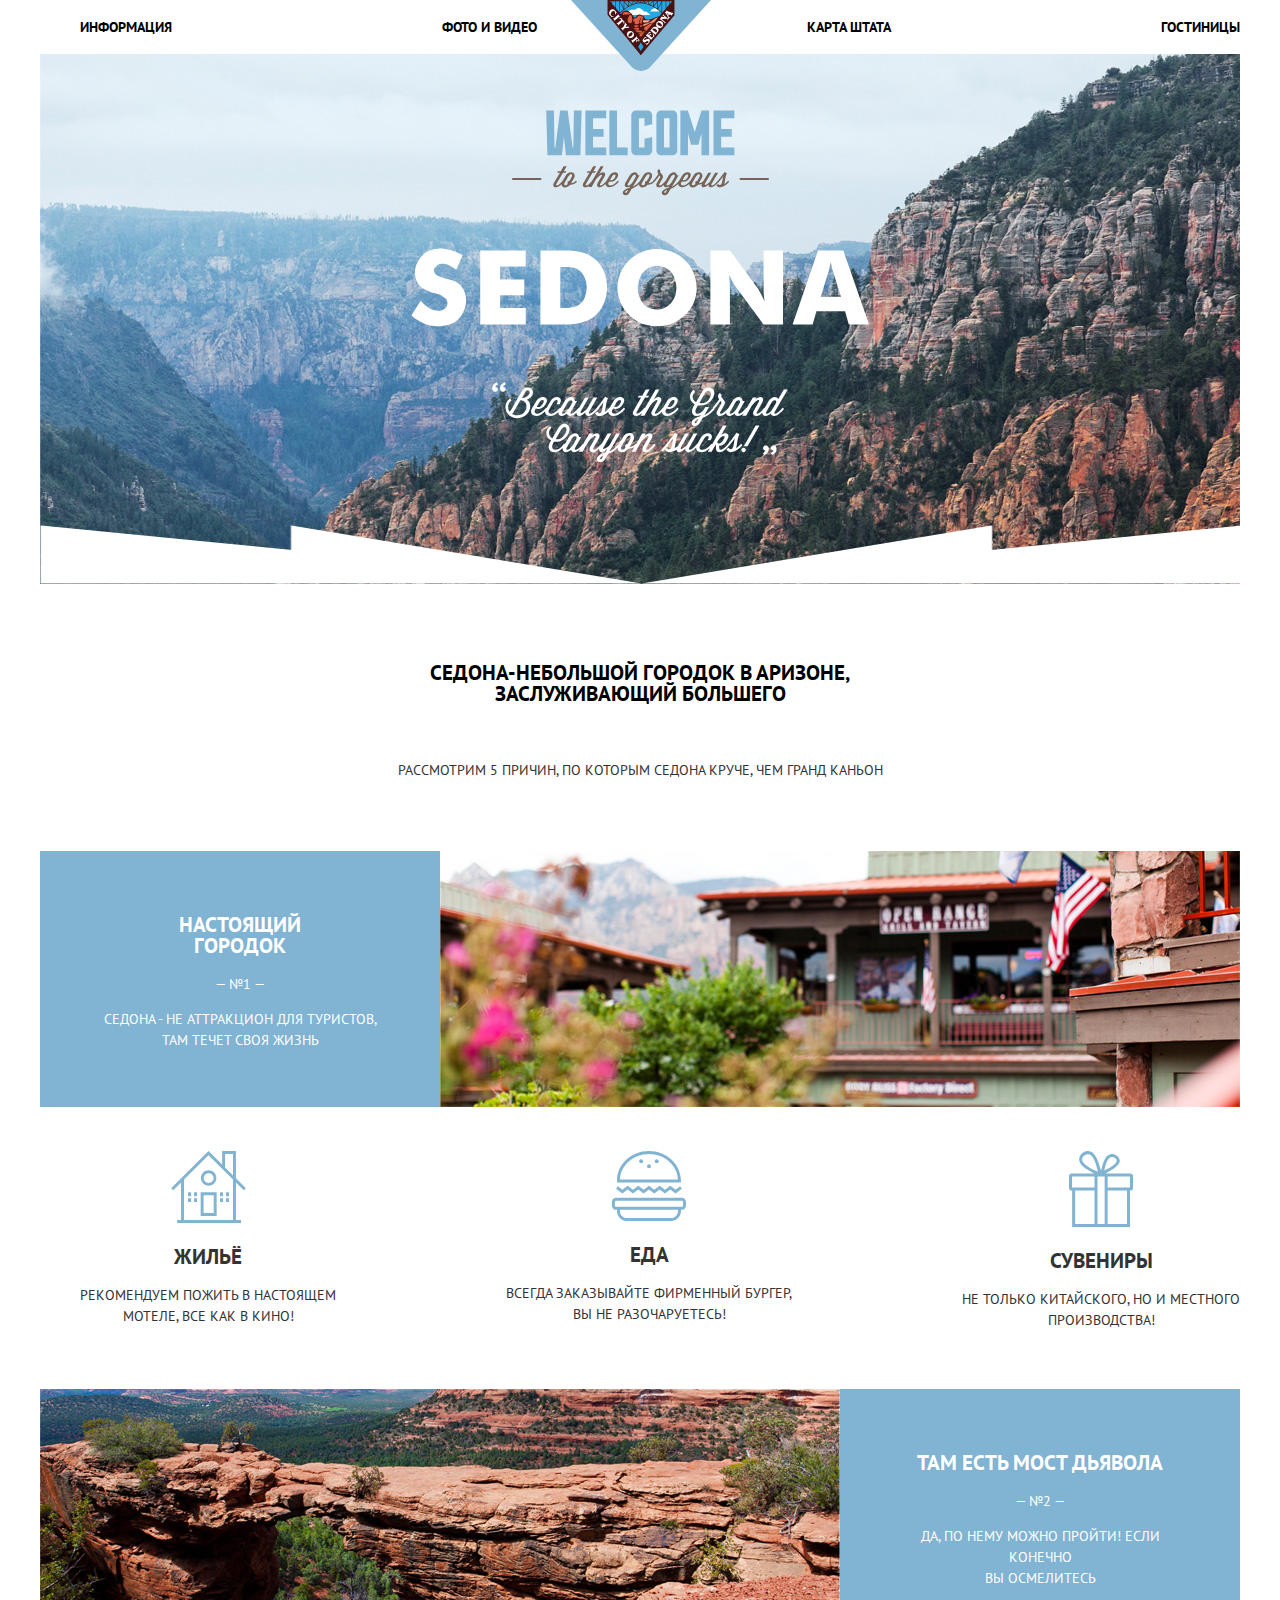
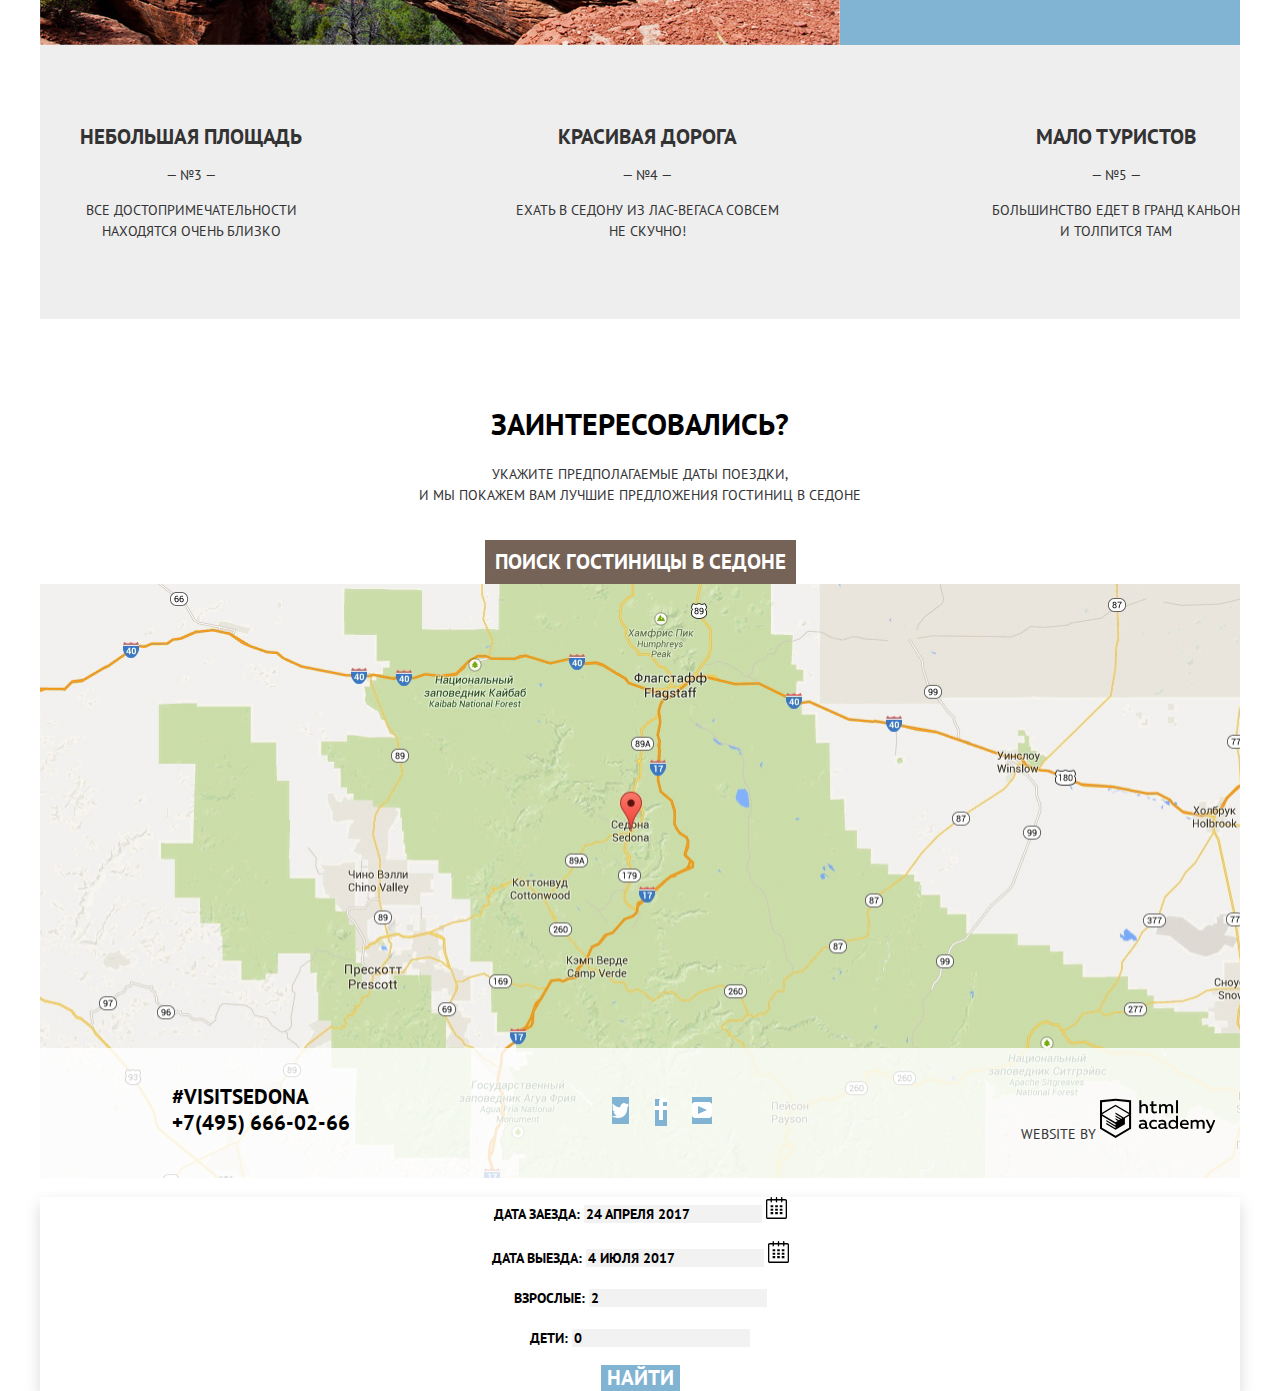
<file: index.html>
<!DOCTYPE html>
<html>

<head>
  <meta charset="utf-8" />
  <title>SEDONA</title>
  <link rel="stylesheet" href="css/normalize.css">
  <link rel="stylesheet" href="css/style.css">
  <link rel="preconnect" href="https://fonts.gstatic.com">
  <link href="https://fonts.googleapis.com/css2?family=PT+Sans:wght@400;700&display=swap" rel="stylesheet">
</head>

<body>
  <div class="wrapper">
    <header class="main-header">
      <a class="main-header-logo">
        <img src="img/logo.svg" width="140" height="71" alt="Логотип города Седона">
      </a></li>
      <nav class="main-navigation">
        <ul class="site-navigation">
          <li class="navigation-item"><a href="#">Информация</a></li>
          <li class="navigation-item"><a href="#">Фото и видео</a></li>
          <li class="navigation-item"><a href="#">Карта штата</a></li>
          <li class="navigation-item"><a href="hotels.html">Гостиницы</a></li>
        </ul>
      </nav>
      <div class="main-introduction">
        <img src="img/welcome.svg" width="459" height="353" alt="Welcome to Sedona">
      </div>
      <img src="img/polygon.png" width="1203" height="59px" alt="">
    </header>
    <main class="container">
      <div class="about">
        <h1 class="visually-hidden">Седона</h1>
        <h2 class="main-subtitle">Седона-небольшой городок в аризоне,<br> заслуживающий большего</h2>
        <p>Рассмотрим 5 причин, по которым седона круче, чем Гранд Каньон</p>
      </div>
      <section class="cause-1">
        <div class="true-city">
          <h2 class=".main-subtitle">Настоящий<br> городок</h2>
          <p>— №1 —</p>
          <p>Седона - не аттракцион для туристов,<br> там течет своя жизнь</p>
        </div>
        <img src="img/true-city.jpg" width="800" height="256" alt="Вид на город">
      </section>
      <section class="city-spaces">
        <ul class="spaces">
          <li class="spaces-item">
            <img src="img/housing.svg" width="75" height="72" alt="">
            <h2 class=".main-subtitle">Жильё</h2>
            <p>Рекомендуем пожить в настоящем<br> мотеле, все как в кино!</p>
          </li>
          <li class="spaces-item">
            <img src="img/food.svg" width="74" height="70" alt="">
            <h2 class=".main-subtitle">Еда</h2>
            <p>Всегда заказывайте фирменный бургер,<br> вы не разочаруетесь!</p>
          </li>
          <li class="spaces-item">
            <img src="img/souvenirs.svg" width="64" height="76" alt="">
            <h2 class=".main-subtitle">Сувениры</h2>
            <p>Не только китайского, но и местного<br> производства!</p>
          </li>
        </ul>
      </section>
      <div class="wrapper">
        <section class="cause-2">
          <img src="img/devil-bridge.jpg" width="800" height="256" alt="Мост дьявола">
          <div class="devil-bridge">
            <h2 class=".main-subtitle">Там есть мост дьявола</h2>
            <p>— №2 —</p>
            <p>Да, по нему можно пройти! Если конечно<br> вы осмелитесь</p>
          </div>
        </section>
        <section class="other-causes">
          <ul class="other-causes-list">
            <li class="causes-list-item">
              <h2 class=".main-subtitle">Небольшая площадь</h2>
              <p>— №3 —</p>
              <p>Все достопримечательности<br> находятся очень близко</p>
            </li>
            <li class="causes-list-item">
              <h2 class=".main-subtitle">Красивая дорога</h2>
              <p>— №4 —</p>
              <p>Ехать в Седону из Лас-Вегаса совсем<br> не скучно!</p>
            </li>
            <li class="causes-list-item">
              <h2 class=".main-subtitle">Мало туристов</h2>
              <p>— №5 —</p>
              <p>Большинство едет в Гранд Каньон<br> и толпится там</p>
            </li>
          </ul>
        </section>
      </div>
      <section class="search">
        <h2 class="visually-hidden">Форма поиска гостиницы</h2>
        <p class="search-interest">Заинтересовались?</p>
        <p>Укажите предполагаемые даты поездки,<br> и мы покажем вам лучшие предложения гостиниц в Седоне</p>
        <button class="button search-button">Поиск гостиницы в седоне</button>
      </section>
      <section class="map">
        <h2 class="visually-hidden">Как нас найти</h2>
        <img src="img/map.jpg" width="1200" height="593" alt="Карта Седоны">
      </section>
    </main>
    <footer class="main-footer">
      <div class="wrapper">
        <div class="contacts">
          <a href="#">#VISITSEDONA</a><br>
          <a href="tel:+74956660266">+7(495) 666-02-66</a>
        </div>
        <div class="socials">
          <ul class="social-pages">
            <li class="social-item">
              <a href="#"><span class="visually-hidden">Twitter</span>
                <svg xmlns="http://www.w3.org/2000/svg" xmlns:xlink="http://www.w3.org/1999/xlink" width="17"
                  height="15" viewBox="0 0 17 15">
                  <path class="tw" fill="#FFF"
                    d="M10.95.144c1.685-.496 2.984.27 3.577 1.179.673-.231 1.331-.481 2.011-.708a2.345 2.345 0 0 1-.857 1.768c.685.17 1.304-.491 1.304-.491-.169 1-1.006 1.788-1.563 2.024-.231 6.75-3.175 11.217-10.077 11.082h-.446c-.41 0-4.164-.46-4.898-1.887 2.271.196 3.893-.422 4.693-1.177-.96-.3-2.679-.477-2.979-2.95.349.106.564.228 1.19.119C1.705 8.247.374 7.53.448 5.33c.285.328 1.067.536 1.34.472C1.085 5.561-.182 2.442.894.85c1.818 1.854 3.735 3.606 7.152 3.773C8.254 2.33 9.183.793 10.95.144z" />
                </svg>
              </a>
            </li>
            <li class="social-item">
              <a href="#"><span class="visually-hidden">Facebook</span>
                <svg xmlns="http://www.w3.org/2000/svg" width="12" height="22" viewBox="0 0 12 22">
                  <path class="fb" fill="#FFF" d="M12 4V0H8a4 4 0 0 0-4 4v4H0v4h4v10h4V12h4V8H8V4h4z" />
                </svg>
              </a>
            </li>
            <li class="social-item">
              <a href="#"><span class="visually-hidden">YouTube</span>
                <svg xmlns="http://www.w3.org/2000/svg" xmlns:xlink="http://www.w3.org/1999/xlink" width="20"
                  height="16" viewBox="0 0 20 16">
                  <path class="yt" fill="#FFF"
                    d="M17 0H3C1.35 0 0 1.35 0 3v10c0 1.65 1.35 3 3 3h14c1.65 0 3-1.35 3-3V3c0-1.65-1.35-3-3-3zM6.027 11.998V4.002L15.014 8l-8.987 3.998z" />
                </svg>
              </a>
            </li>
          </ul>
        </div>
        <div class="developer">
          <p>
            Website by
            <a href="https://htmlacademy.ru" class="developer-logo"><span class="visually-hidden">HTML Academy</span>
              <svg xmlns="http://www.w3.org/2000/svg" width="115" height="41" data-name="Layer 1" viewBox="0 0 113 39">
                <path class="copyright" fill="#000"
                  d="M46.84 28.22a2.07 2.07 0 0 0 .58-.11v1.4a3.41 3.41 0 0 1-1.24.22 1.75 1.75 0 0 1-1.75-1 5.08 5.08 0 0 1-3.3 1.13c-1.59 0-3.06-.87-3.06-2.68 0-2.24 2.08-2.93 3.9-2.93a11.63 11.63 0 0 1 2.28.26v-.31c0-1.09-.8-1.86-2.3-1.86a7.79 7.79 0 0 0-3.15.67v-1.79a10.72 10.72 0 0 1 3.35-.58c2.48 0 4 1.18 4 3.83v3.14a.57.57 0 0 0 .69.61zm-6.76-1.19a1.42 1.42 0 0 0 1.64 1.29 3.56 3.56 0 0 0 2.53-1v-1.51a10.21 10.21 0 0 0-1.9-.22c-1.1.01-2.27.35-2.27 1.45zM53.06 20.62a5.29 5.29 0 0 1 2.7.67v1.79a4.28 4.28 0 0 0-2.42-.73 2.89 2.89 0 1 0 0 5.76 5.26 5.26 0 0 0 2.55-.67v1.8a6.58 6.58 0 0 1-2.9.6 4.42 4.42 0 0 1-4.72-4.54 4.54 4.54 0 0 1 4.79-4.68zM65.84 28.22a2.07 2.07 0 0 0 .58-.11v1.4a3.41 3.41 0 0 1-1.24.22 1.75 1.75 0 0 1-1.75-1 5.08 5.08 0 0 1-3.3 1.13c-1.59 0-3.06-.87-3.06-2.68 0-2.24 2.08-2.93 3.9-2.93a11.63 11.63 0 0 1 2.28.26v-.31c0-1.09-.8-1.86-2.3-1.86a7.79 7.79 0 0 0-3.15.67v-1.79a10.72 10.72 0 0 1 3.35-.58c2.48 0 4 1.18 4 3.83v3.14a.57.57 0 0 0 .69.61zm-6.76-1.19a1.42 1.42 0 0 0 1.64 1.29 3.56 3.56 0 0 0 2.53-1v-1.51a10.21 10.21 0 0 0-1.9-.22c-1.11.01-2.27.35-2.27 1.45zM76.67 16.85v12.76h-1.76v-1.39a4.07 4.07 0 0 1-3.35 1.62 4.62 4.62 0 0 1 0-9.22 4 4 0 0 1 3.15 1.37v-5.14h2zm-4.76 5.48a2.9 2.9 0 0 0 0 5.8 3 3 0 0 0 2.79-1.84v-2.13a3.06 3.06 0 0 0-2.79-1.83zM82.99 20.62c3.48 0 4.68 2.81 4.12 5.34h-6.58c.22 1.57 1.75 2.22 3.35 2.22a6.41 6.41 0 0 0 2.77-.62v1.68a7.5 7.5 0 0 1-3.14.6c-2.68 0-5-1.53-5-4.61a4.39 4.39 0 0 1 4.48-4.61zm.09 1.62a2.39 2.39 0 0 0-2.57 2.26h4.85a2.06 2.06 0 0 0-2.28-2.26zM89.1 29.61v-8.75h1.73v1.09a4 4 0 0 1 2.92-1.33 3 3 0 0 1 2.73 1.4 4.33 4.33 0 0 1 3.06-1.4 3.21 3.21 0 0 1 3.32 3.52v5.47h-2V24.2a1.67 1.67 0 0 0-1.73-1.84 2.94 2.94 0 0 0-2.17 1.18V29.61h-2V24.2a1.67 1.67 0 0 0-1.73-1.84 3.11 3.11 0 0 0-2.32 1.35v5.91h-2zM111.47 20.86h2l-4.1 9.93c-.95 2.28-2.19 3-3.52 3a5 5 0 0 1-1.15-.15v-1.66a3 3 0 0 0 .89.13c.95 0 1.66-.67 2.17-2l.18-.44-4.16-8.82h2.13l3 6.6zM40.66 1.53v5a4 4 0 0 1 2.83-1.2A3.41 3.41 0 0 1 47.1 8.9v5.41h-2V9.15a1.9 1.9 0 0 0-2-2.1 3.08 3.08 0 0 0-2.44 1.46v5.8h-2V1.53h2zM52.43 2.42v3.12h3.17v1.71h-3.17v4c0 1.15.53 1.53 1.66 1.53a4.71 4.71 0 0 0 1.77-.35v1.68a7.14 7.14 0 0 1-2.35.38 2.68 2.68 0 0 1-3-2.88V7.23h-1.6V5.52h1.57V2.88zM58.1 14.29V5.54h1.73v1.09a4 4 0 0 1 2.92-1.33 3 3 0 0 1 2.73 1.4 4.33 4.33 0 0 1 3.06-1.4 3.21 3.21 0 0 1 3.32 3.52v5.47h-2V8.88a1.67 1.67 0 0 0-1.73-1.84 2.94 2.94 0 0 0-2.17 1.18V14.29h-2V8.88a1.67 1.67 0 0 0-1.73-1.84 3.11 3.11 0 0 0-2.32 1.35v5.91h-2zM74.72 1.52h1.95v12.76h-1.95zM15.44.02h-.16L0 1.62v28l15.28 9.09 15.28-9.09v-28zm13.12 28.45l-13.28 7.9L2 28.47V16.99l13.22 7.87v1.43l-9.07-5.4v1.38l9.11 5.47v1.46l-9.1-5.42v1.38l9.11 5.47 9.19-5.5V19.22l4.1-2.45v11.67zm0-13.16l-3.65 2.14-1.68 1-8-4.76v1.38l6.84 4.07h-.06l-.15.09-1 .57-5.64-3.36v1.38l4.45 2.65-1.05.7-3.36-2v1.38l2.21 1.3-2.25 1.35-13.16-7.82 13.17-7.92zm0-1.39L15.21 6.05l-13.2 7.86V3.41l13.28-1.39 13.28 1.39v10.51z" />
              </svg>
            </a>
          </p>
        </div>
      </div>
    </footer>
    <section class="modal modal-search">
      <form class="search-form" action="https://echo.htmlacademy.ru" method="POST">
        <p class="search-form-item">
          <label for="arrival-date">Дата заезда:</label>
          <input id="arrival-date" type="text" name="arrival-date" placeholder="24 апреля 2017">
          <img src="img/calendar.svg" width="21" height="22" alt="каледарь">
        </p>
        <p class="search-form-item">
          <label for="departure-date">Дата выезда:</label>
          <input id="departure-date" type="text" name="departure-date" placeholder="4 июля 2017">
          <img src="img/calendar.svg" width="21" height="22" alt="каледарь">
        </p>
        <p class="search-form-item">
          <label for="adults">Взрослые:</label>
          <input id="adults" type="number" name="adults" value="2">
        </p>
        <p class="search-form-item">
          <label for="children">Дети:</label>
          <input id="children" type="number" name="children" value="0">
        </p>
        <button class="button submit-button" type="submit">Найти</button>
      </form>
    </section>
  </div>
</body>

</html>
</file>
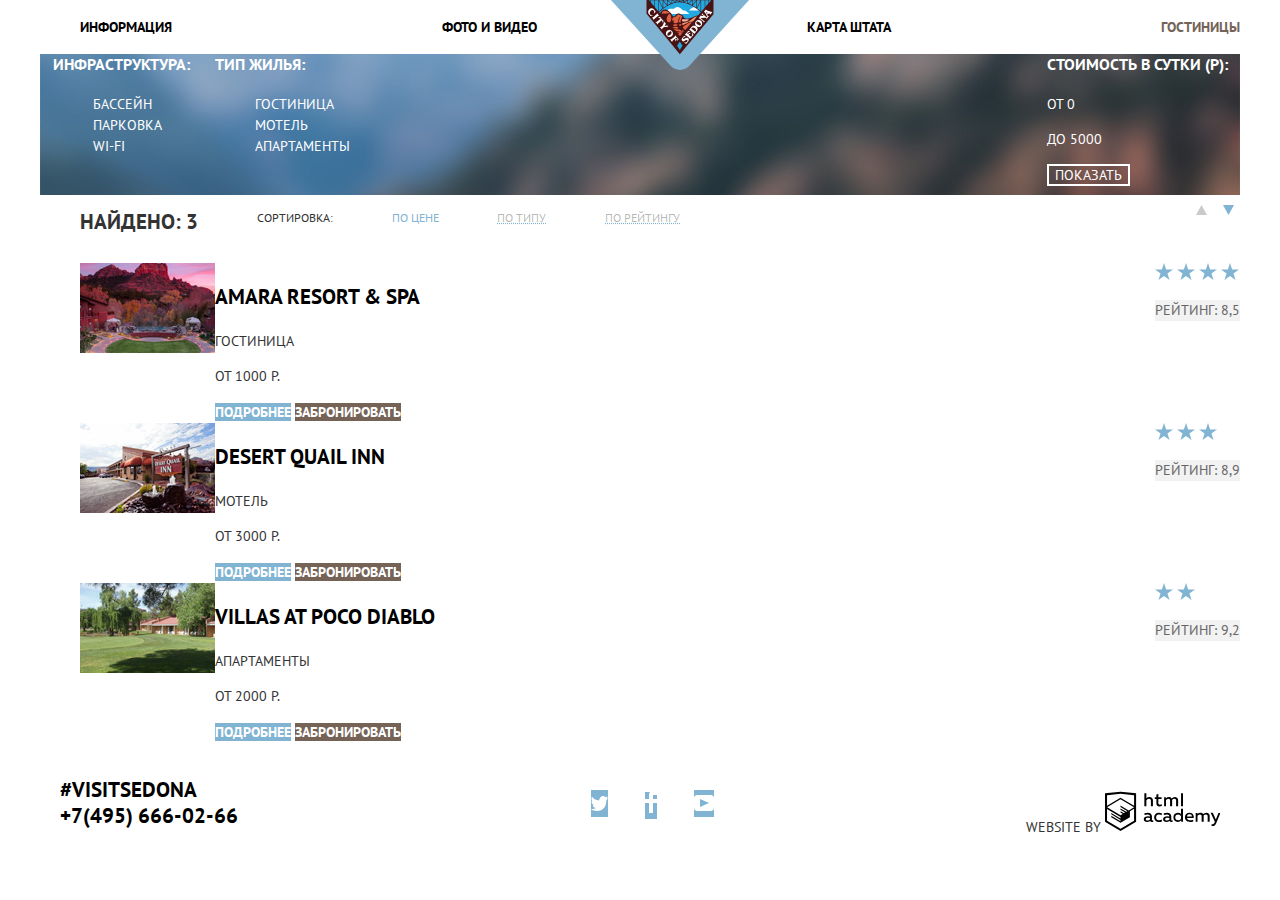
<file: hotels.html>
<!DOCTYPE html>
<html>

<head>
  <meta charset="utf-8" />
  <title>SEDONA</title>
  <link rel="preconnect" href="https://fonts.gstatic.com">
  <link href="https://fonts.googleapis.com/css2?family=PT+Sans:wght@400;700&display=swap" rel="stylesheet">
  <link href="css/normalize.css" rel="stylesheet">
  <link href="css/style.css" rel="stylesheet">
</head>

<body class="inner-page">
  <div class="wrapper">
    <header class="page-header">
      <nav class="page-navigation">
        <a class="page-header-logo" href="index.html">
          <img src="img/logo.svg" width="140" height="71" alt="Логотип города Седона">
        </a>
        <ul class="site-navigation">
          <li class="navigation-item"><a href="#">Информация</a></li>
          <li class="navigation-item"><a href="#">Фото и видео</a></li>
          <li class="navigation-item"><a href="#">Карта штата</a></li>
          <li class="navigation-item navigation-item-active"><a href="hotels.html">Гостиницы</a></li>
        </ul>
      </nav>
      <h1 class="visually-hidden">Отели Седоны</h1>
    </header>
    <main class="container">
      <section class="hotels-filter">
        <h2 class="visually-hidden">Фильтр гостиниц</h2>
        <form class="filter" method="GET" action="https://echo.htmlacademy.ru">
          <fieldset class="filter-infrostructure">
            <legend>Инфраструктура:</legend>
            <ul>
              <li class="filter-option">
                <input class="visually-hidden filter-input filter-input-checkbox" type="checkbox" name="swimmingpool"
                  id="swimmingpool" checked>
                <label for="swimmingpool">Бассейн</label>
              </li>
              <li class="filter-option">
                <input class="visually-hidden filter-input filter-input-checkbox" type="checkbox" name="parking"
                  id="parking">
                <label for="parking">Парковка</label>
              </li>
              <li class="filter-option">
                <input class="visually-hidden filter-input filter-input-checkbox" type="checkbox" name="wi-fi"
                  id="wi-fi">
                <label for="wi-fi">Wi-Fi</label>
              </li>
            </ul>
          </fieldset>
          <fieldset class="filter-type">
            <legend>Тип жилья:</legend>
            <ul>
              <li class="filter-option">
                <input class="visually-hidden filter-input filter-input-checkbox" type="checkbox" name="hotel"
                  id="hotel" checked>
                <label for="hotel">Гостиница</label>
              </li>
              <li class="filter-option">
                <input class="visually-hidden filter-input filter-input-checkbox" type="checkbox" name="motel"
                  id="motel" checked>
                <label for="motel">Мотель</label>
              </li>
              <li class="filter-option">
                <input class="visually-hidden filter-input filter-input-checkbox" type="checkbox" name="appartments"
                  id="appartments" checked>
                <label for="appartments">Апартаменты</label>
              </li>
            </ul>
          </fieldset>
          <fieldset class="price-filter-block">
            <legend>Стоимость в сутки (Р):</legend>
            <div class="price-filter-subblock">
              <div class="price-output">
                <p>от <span id="min-price">0</span></p>
                <p>до <span id="max-price">5000</span></p>
              </div>
              <div class="filter-price-slider">
                <div class="price-slider" id="range-slider"></div>
              </div>
              <div class="visually-hidden">
                <label for="min-price-value">Минимальая цена</label>
                <input type="text" id="min-price-value" name="min-price-value" tabindex="-1">
                <label for="max-price-value">Максимальная цена</label>
                <input type="text" id="max-price-value" name="max-price-value" tabindex="-1">
              </div>
            </div>
            <button type="submit" class="button filter-button">Показать</button>
          </fieldset>

        </form>
      </section>
      <section class="hotels">
        <h2 class="visually-hidden">Список гостиниц</h2>
        <div class="filter-stroke">
          <ul class="filter-list">
            <li>Найдено: 3</li>
            <li>Сортировка:</li>
            <li><a class="active" href="#">По цене</a></li>
            <li><a href="#">По типу</a></li>
            <li><a href="#">По рейтингу</a></li>
          </ul>
          <div class="sort-buttons">
            <button class="button button-up" type="button">
              <svg xmlns="http://www.w3.org/2000/svg" width="11" height="10" viewBox="0 0 11 10">
                <path class="up" fill="#231F20" d="M5.5 0L0 10h11z" />
              </svg>
              <span class="visually-hidden">Сортировка по убыванию</span>
            </button>
            <button class="button button-down" type="button">
              <svg xmlns="http://www.w3.org/2000/svg" width="11" height="10" viewBox="0 0 11 10">
                <path class="down" fill="#231F20" d="M5.5 10L0 0h11" />
              </svg>
              <span class="visually-hidden">Сортировка по возрастанию</span>
            </button>
          </div>
        </div>
        <ul class="hotels-list">
          <li class="hotel-item">
            <div class="hotel-photo">
              <img src="img/amara-hotel.jpg" alt="Amara Resort">
            </div>
            <div class="hotel-description">
              <a href="#">
                <h3>Amara resort & Spa</h3>
              </a>
              <p class="hotel-type">Гостиница</p>
              <p class="price">от 1000 р.</p>
              <a class="button info-button" href="#">Подробнее</a>
              <a class="button to-book-button" href="#">Забронировать</a>
            </div>
            <div class="rating">
              <img src="img/star.svg" width="18" height="17" alt="4 out of 5 stars">
              <img src="img/star.svg" width="18" height="17" alt="">
              <img src="img/star.svg" width="18" height="17" alt="">
              <img src="img/star.svg" width="18" height="17" alt="">
              <p class="rate">Рейтинг: 8,5</p>
            </div>
          </li>
          <li class="hotel-item">
            <div class="hotel-photo">
              <img src="img/desert-hotel.jpg" alt="Desert Quail Inn">
            </div>
            <div class="hotel-description">
              <a href="#">
                <h3>Desert Quail Inn</h3>
              </a>
              <p class="hotel-type">Мотель</p>
              <p class="price">от 3000 р.</p>
              <a class="button info-button" href="#">Подробнее</a>
              <a class="button to-book-button" href="#">Забронировать</a>
            </div>
            <div class="rating">
              <img src="img/star.svg" width="18" height="17" alt="3 out of 5 stars">
              <img src="img/star.svg" width="18" height="17" alt="">
              <img src="img/star.svg" width="18" height="17" alt="">
              <p class="rate">Рейтинг: 8,9</p>
            </div>
          </li>
          <li class="hotel-item">
            <div class="hotel-photo">
              <img src="img/villas-hotel.jpg" alt="Villas At Poco Diablo">
            </div>
            <div class="hotel-description">
              <a href="#">
                <h3>Villas At Poco Diablo</h3>
              </a>
              <p class="hotel-type">Апартаменты</p>
              <p class="price">от 2000 р.</p>
              <a class="button info-button" href="#">Подробнее</a>
              <a class="button to-book-button" href="#">Забронировать</a>
            </div>
            <div class="rating">
              <img src="img/star.svg" width="18" height="17" alt="2 out of 5 stars">
              <img src="img/star.svg" width="18" height="17" alt="">
              <p class="rate">Рейтинг: 9,2</p>
            </div>
          </li>
        </ul>
      </section>
    </main>
    <footer class="page-footer">
      <div class="page-contacts">
        <a href="#">#VISITSEDONA</a><br>
        <a href="tel:+74956660266">+7(495) 666-02-66</a>
      </div>
      <div class="page-socials">
        <ul class="page-social-pages">
          <li class="social-item">
            <a href="#"><span class="visually-hidden">Twitter</span>
              <svg xmlns="http://www.w3.org/2000/svg" xmlns:xlink="http://www.w3.org/1999/xlink" width="17" height="15"
                viewBox="0 0 17 15">
                <path fill="#FFF"
                  d="M10.95.144c1.685-.496 2.984.27 3.577 1.179.673-.231 1.331-.481 2.011-.708a2.345 2.345 0 0 1-.857 1.768c.685.17 1.304-.491 1.304-.491-.169 1-1.006 1.788-1.563 2.024-.231 6.75-3.175 11.217-10.077 11.082h-.446c-.41 0-4.164-.46-4.898-1.887 2.271.196 3.893-.422 4.693-1.177-.96-.3-2.679-.477-2.979-2.95.349.106.564.228 1.19.119C1.705 8.247.374 7.53.448 5.33c.285.328 1.067.536 1.34.472C1.085 5.561-.182 2.442.894.85c1.818 1.854 3.735 3.606 7.152 3.773C8.254 2.33 9.183.793 10.95.144z" />
              </svg>
            </a>
          </li>
          <li class="social-item">
            <a href="#"><span class="visually-hidden">Facebook</span>
              <svg xmlns="http://www.w3.org/2000/svg" width="12" height="22" viewBox="0 0 12 22">
                <path fill="#FFF" d="M12 4V0H8a4 4 0 0 0-4 4v4H0v4h4v10h4V12h4V8H8V4h4z" />
              </svg>
            </a>
          </li>
          <li class="social-item">
            <a href="#"><span class="visually-hidden">YouTube</span>
              <svg xmlns="http://www.w3.org/2000/svg" xmlns:xlink="http://www.w3.org/1999/xlink" width="20" height="16"
                viewBox="0 0 20 16">
                <path fill="#FFF"
                  d="M17 0H3C1.35 0 0 1.35 0 3v10c0 1.65 1.35 3 3 3h14c1.65 0 3-1.35 3-3V3c0-1.65-1.35-3-3-3zM6.027 11.998V4.002L15.014 8l-8.987 3.998z" />
              </svg>
            </a>
          </li>
        </ul>
      </div>
      <div class="page-developer">
        <p>
          Website by
          <a href="https://htmlacademy.ru" class="developer-logo"><span class="visually-hidden">HTML Academy</span>
            <svg xmlns="http://www.w3.org/2000/svg" width="115" height="41" data-name="Layer 1" viewBox="0 0 113 39">
              <path fill="#000"
                d="M46.84 28.22a2.07 2.07 0 0 0 .58-.11v1.4a3.41 3.41 0 0 1-1.24.22 1.75 1.75 0 0 1-1.75-1 5.08 5.08 0 0 1-3.3 1.13c-1.59 0-3.06-.87-3.06-2.68 0-2.24 2.08-2.93 3.9-2.93a11.63 11.63 0 0 1 2.28.26v-.31c0-1.09-.8-1.86-2.3-1.86a7.79 7.79 0 0 0-3.15.67v-1.79a10.72 10.72 0 0 1 3.35-.58c2.48 0 4 1.18 4 3.83v3.14a.57.57 0 0 0 .69.61zm-6.76-1.19a1.42 1.42 0 0 0 1.64 1.29 3.56 3.56 0 0 0 2.53-1v-1.51a10.21 10.21 0 0 0-1.9-.22c-1.1.01-2.27.35-2.27 1.45zM53.06 20.62a5.29 5.29 0 0 1 2.7.67v1.79a4.28 4.28 0 0 0-2.42-.73 2.89 2.89 0 1 0 0 5.76 5.26 5.26 0 0 0 2.55-.67v1.8a6.58 6.58 0 0 1-2.9.6 4.42 4.42 0 0 1-4.72-4.54 4.54 4.54 0 0 1 4.79-4.68zM65.84 28.22a2.07 2.07 0 0 0 .58-.11v1.4a3.41 3.41 0 0 1-1.24.22 1.75 1.75 0 0 1-1.75-1 5.08 5.08 0 0 1-3.3 1.13c-1.59 0-3.06-.87-3.06-2.68 0-2.24 2.08-2.93 3.9-2.93a11.63 11.63 0 0 1 2.28.26v-.31c0-1.09-.8-1.86-2.3-1.86a7.79 7.79 0 0 0-3.15.67v-1.79a10.72 10.72 0 0 1 3.35-.58c2.48 0 4 1.18 4 3.83v3.14a.57.57 0 0 0 .69.61zm-6.76-1.19a1.42 1.42 0 0 0 1.64 1.29 3.56 3.56 0 0 0 2.53-1v-1.51a10.21 10.21 0 0 0-1.9-.22c-1.11.01-2.27.35-2.27 1.45zM76.67 16.85v12.76h-1.76v-1.39a4.07 4.07 0 0 1-3.35 1.62 4.62 4.62 0 0 1 0-9.22 4 4 0 0 1 3.15 1.37v-5.14h2zm-4.76 5.48a2.9 2.9 0 0 0 0 5.8 3 3 0 0 0 2.79-1.84v-2.13a3.06 3.06 0 0 0-2.79-1.83zM82.99 20.62c3.48 0 4.68 2.81 4.12 5.34h-6.58c.22 1.57 1.75 2.22 3.35 2.22a6.41 6.41 0 0 0 2.77-.62v1.68a7.5 7.5 0 0 1-3.14.6c-2.68 0-5-1.53-5-4.61a4.39 4.39 0 0 1 4.48-4.61zm.09 1.62a2.39 2.39 0 0 0-2.57 2.26h4.85a2.06 2.06 0 0 0-2.28-2.26zM89.1 29.61v-8.75h1.73v1.09a4 4 0 0 1 2.92-1.33 3 3 0 0 1 2.73 1.4 4.33 4.33 0 0 1 3.06-1.4 3.21 3.21 0 0 1 3.32 3.52v5.47h-2V24.2a1.67 1.67 0 0 0-1.73-1.84 2.94 2.94 0 0 0-2.17 1.18V29.61h-2V24.2a1.67 1.67 0 0 0-1.73-1.84 3.11 3.11 0 0 0-2.32 1.35v5.91h-2zM111.47 20.86h2l-4.1 9.93c-.95 2.28-2.19 3-3.52 3a5 5 0 0 1-1.15-.15v-1.66a3 3 0 0 0 .89.13c.95 0 1.66-.67 2.17-2l.18-.44-4.16-8.82h2.13l3 6.6zM40.66 1.53v5a4 4 0 0 1 2.83-1.2A3.41 3.41 0 0 1 47.1 8.9v5.41h-2V9.15a1.9 1.9 0 0 0-2-2.1 3.08 3.08 0 0 0-2.44 1.46v5.8h-2V1.53h2zM52.43 2.42v3.12h3.17v1.71h-3.17v4c0 1.15.53 1.53 1.66 1.53a4.71 4.71 0 0 0 1.77-.35v1.68a7.14 7.14 0 0 1-2.35.38 2.68 2.68 0 0 1-3-2.88V7.23h-1.6V5.52h1.57V2.88zM58.1 14.29V5.54h1.73v1.09a4 4 0 0 1 2.92-1.33 3 3 0 0 1 2.73 1.4 4.33 4.33 0 0 1 3.06-1.4 3.21 3.21 0 0 1 3.32 3.52v5.47h-2V8.88a1.67 1.67 0 0 0-1.73-1.84 2.94 2.94 0 0 0-2.17 1.18V14.29h-2V8.88a1.67 1.67 0 0 0-1.73-1.84 3.11 3.11 0 0 0-2.32 1.35v5.91h-2zM74.72 1.52h1.95v12.76h-1.95zM15.44.02h-.16L0 1.62v28l15.28 9.09 15.28-9.09v-28zm13.12 28.45l-13.28 7.9L2 28.47V16.99l13.22 7.87v1.43l-9.07-5.4v1.38l9.11 5.47v1.46l-9.1-5.42v1.38l9.11 5.47 9.19-5.5V19.22l4.1-2.45v11.67zm0-13.16l-3.65 2.14-1.68 1-8-4.76v1.38l6.84 4.07h-.06l-.15.09-1 .57-5.64-3.36v1.38l4.45 2.65-1.05.7-3.36-2v1.38l2.21 1.3-2.25 1.35-13.16-7.82 13.17-7.92zm0-1.39L15.21 6.05l-13.2 7.86V3.41l13.28-1.39 13.28 1.39v10.51z" />
            </svg>
          </a>
        </p>
      </div>
    </footer>
  </div>
</body>

</html>
</file>
<file: css/style.css>
@font-face {
  font-family: 'PT Sans';
  font-style: normal;
  font-weight: 400;
  src: url('fonts/pt-sans-v12-latin_cyrillic-regular.woff2') format('woff2') url('fonts/pt-sans-v12-latin_cyrillic-regular.woff') format('woff')
}

@font-face {
  font-family: 'PT Sans';
  font-style: normal;
  font-weight: 700;
  src: url('fonts/pt-sans-v12-latin_cyrillic-700.woff2') format('woff2') url('fonts/pt-sans-v12-latin_cyrillic-700.woff') format('woff')
}

/*Общие стили*/

body {
  margin: 0;
  padding: 0;

  font-family: "PT Sans", Arial, sans-serif;
  font-size: 14px;
  line-height: 21px;
  font-weight: normal;
  color: #333333;
  text-transform: uppercase;
}

a {
  text-decoration: none;
}

.visually-hidden {
  position: absolute;
  width: 1px;
  height: 1px;
  margin: -1px;
  border: 0;
  padding: 0;
  clip: rect(0 0 0 0);
  overflow: hidden;
}

.wrapper {
  margin: 0 auto;
  padding: 0;
  max-width: 1200px;
  min-width: 768px;
  position: relative;
  background-color: #fff;
}

/*Хэдэр главной*/

.main-header {
  display: flex;
  flex-direction: column;
  margin: 0;
  padding: 0;

  background-color: #c4dbe9;
  background-image: url("../img/background-photo.jpg");
  background-position: top center;
  background-repeat: no-repeat;
  background-size: 100%;
}


.main-navigation {
  margin: 0;
  padding: 0;

  font-size: 14px;
  font-weight: bold;
  line-height: 26px;

  background-color: white;
}

.site-navigation {
  display: flex;
  justify-content: space-between;

  list-style: none;
}

.main-header-logo {
  display: block;
  width: 138px;
  position: absolute;
  top: 0px;
  left: -69px;
  margin-left: 50%;
  z-index: 10;
}

.site-navigation a {
  color: black;
}

.site-navigation a:hover,
.site-navigation a:focus {
  color: #81b3d2;
}

.site-navigation a:active {
  color: rgba(0, 0, 0, 0.3);
}

.main-introduction {
  padding: 56px;
  text-align: center;
}



/*Основное содержание*/

.about {
  padding-top: 61px;
  padding-bottom: 56px;

  text-align: center;
}

.about h2 {
  padding-bottom: 38px;
}

.cause-1,
.cause-2 {
  display: flex;
}

.cause-1 .true-city,
.cause-2 .devil-bridge {
  width: 400px;
  padding-top: 46px;
  padding-bottom: 6px;
  padding-left: 60px;
  padding-right: 60px;
}

.spaces,
.other-causes-list {
  list-style: none;
}

.city-spaces {
  padding-top: 30px;
  padding-bottom: 30px;
}

.spaces {
  display: flex;
  justify-content: space-between;
}

.true-city,
.spaces-item,
.devil-bridge,
.causes-list-item {
  text-align: center;
}

.main-subtitle {
  color: black;
  font-size: 21px;
  line-height: 21px;
}

.true-city,
.devil-bridge,
.true-city h2,
.devil-bridge h2 {
  background-color: #81b3d2;
  color: white;
}

.city-spaces~.wrapper {
  background-color: #eeeeee;
}

.other-causes-list {
  display: flex;
  justify-content: space-between;
  padding-top: 50px;
  padding-bottom: 63px;
}

.search {
  padding-top: 50px;

  text-align: center;
}

.search-interest {
  color: black;
  font-size: 30px;
  font-weight: bold;
}

.search-form label {
  color: black;
  font-weight: bold;
  line-height: 26px;
}

.button {
  font-size: 21px;
  font-weight: bold;

  color: white;
  text-align: center;
  vertical-align: middle;
  text-transform: uppercase;

  border: none;
}

.search-button {
  margin-top: 20px;
  padding: 10px;

  background-color: #766357;
}

.search-button:hover,
.search-button:focus {
  background-color: #604e43;
}

.search-button:active {
  color: rgba(255, 255, 255, 0.3);
  background-color: #503e33;
}

.submit-button {
  background-color: #81b3d2;
}

.submit-button:hover,
.submit-button:focus {
  background-color: #669ec0;
}

.submit-button:active {
  color: rgba(255, 255, 255, 0.3);
  background-color: #5496bd;
}

.map {
  background-image: url("../img/map.jpg");
  background-position: top center;
  background-repeat: no-repeat;
  background-size: 100%;
}


/*Футер главной*/

.main-footer a,
.page-footer a {
  font-size: 21px;
  font-weight: bold;
  color: black;
  line-height: 26px;
}

.main-footer {
  position: absolute;
  bottom: 200px;
}

.main-footer .wrapper {
  display: flex;
  width: 1200px;
  padding-top: 36px;
  padding-bottom: 32px;

  background-color: rgba(255, 255, 255, 0.8);
}

.contacts {
  width: 320px;
  margin: 0;
  margin-right: 80px;
  padding-left: 132px;
}

.socials {

  text-align: center;
}

.social-pages {
  display: flex;
  justify-content: space-between;

  width: 100px;
  list-style: none;
}

.social-item a {
  background-color: #81b3d2;
}

.social-item a:hover,
.social-item a:focus {
  background-color: #669ec0;
}

.social-item a:active {
  background-color: #5496bd;
  background-position: top center;
}

.social-item .tw:active,
.social-item .fb:active,
.social-item .yt:active {
  fill: rgba(255, 255, 255, 0.3);
}

.developer {
  padding-right: 25px;
  margin-left: auto;
}

.developer .copyright:hover,
.developer .copyright:focus {
  fill: #81b3d2;
}

.developer .copyright:active {
  fill: #bdbbbc;
}


/*Модальное окно*/

.modal {
  background-color: #ffffff;
  box-shadow: 0px 7px 15px 0 rgba(0, 1, 1, 0.15);
  text-align: center;
}

.search-form-item input {
  font-size: 14px;
  font-weight: bold;

  color: black;
  text-transform: uppercase;

  background-color: #f2f2f2;
  border: none;
}

::placeholder {
  font-size: 14px;
  font-weight: bold;

  color: black;
  text-transform: uppercase;
}

.search-form-item input:hover {
  background-color: #ebebeb;
}

.search-form-item input:focus {
  background-color: transparent;
  border: 2px solid #ebebeb;
}


/*Хэдэр страницы отелей*/

.page-navigation {
  font-size: 14px;
  font-weight: bold;
  line-height: 26px;

  background-color: white;
}

.page-header-logo {
  display: block;
  width: 138px;
  position: absolute;
  top: -15px;
  left: -30px;
  margin-left: 50%;
  z-index: 10;
}

.navigation-item-active a,
.navigation-item-active a:hover,
.navigation-item-active a:focus,
.navigation-item-active a:active {
  color: #766357;
}


/*Основное содержание страницы отрелей*/

.hotels-filter {
  background-image: url("../img/blur-background.jpg");
  background-position: center;
  background-repeat: no-repeat;
  background-size: 100%;

  color: white;
  font-size: 14px;
  font-weight: normal;
  line-height: 21px;
}

.hotels-filter legend {
  font-size: 16px;
  font-weight: bold;
}

.filter-option,
.filter-list,
.hotels-list {
  list-style: none;
}

.hotels-filter fieldset {
  border: none;
}

/* Ползунок
.price-output {
  display: flex;
  flex-flow: row nowrap;
  justify-content: space-between;
  border: 2px solid #fff;
  border-radius: 3px;
  box-sizing: border-box;
  padding: 3px 0;
  position: relative;
  margin-bottom: 20px;
}

.price-output::after {
  content: '';
  display: block;
  position: absolute;
  width: 2px;
  height: 22px;
  background-color: #fff;
  left: 50%;
  top: 5px;
}

.price-output p {
  margin: 0;
  width: 50%;
  text-align: center;
}

.filter-price-slider {
  margin: 0 auto 32px;
  width: inherit;
  position: relative;
}

.filter-price-slider::after {
  left: -9px;
  top: 0;
  width: 9px;
}

.filter-price-slider::before {
  right: -10px;
  top: 0px;
}
*/

.filter {
  display: flex;
  justify-content: space-between;
}

.price-filter-block {
  margin-left: auto;
}

.filter-button {
  background-color: transparent;
  border: 2px solid white;

  font-size: 14px;
  font-weight: normal;
}

.filter-button:hover,
.filter-button:focus {
  background-color: white;
  color: black;
}


.filter-list li:first-child {
  font-size: 21px;
  font-weight: bold;
  line-height: 26px;
}

.filter-list li:nth-child(2),
.filter-stroke li {
  font-size: 12px;
  line-height: 18px;
}

.filter-stroke {
  display: flex;
}

.filter-list {
  display: flex;
  justify-content: space-between;

  width: 600px;
}

.filter-stroke a {
  color: rgba(0, 0, 0, 0.3);
  text-decoration: #81b3d2 dotted underline;
}

.filter-stroke a:hover,
.filter-stroke a:focus {
  color: #81b3d2;
}

.filter-stroke a:active {
  color: black;
  text-decoration: none;
}

.filter-stroke .active,
.filter-stroke .active:active {
  color: #81b3d2;
  text-decoration: none;
}

.sort-buttons {
  margin-left: auto;
}

.hotels-list {
  display: flex;
  flex-direction: column;
}

.hotels-list h3 {
  font-size: 21px;
  font-weight: bold;
  line-height: 26px;
  color: black;
}

.hotels-list h3:hover,
.hotels-list h3:focus {
  color: #81b3d2;
}

.hotels-list h3:active {
  color: rgba(0, 0, 0, 0.3);
}

.hotel-item {
  display: flex;

}

.rating {
  margin-left: auto;
}

.hotel-item p {
  font-size: 14px;
  line-height: 21px;
  color: #333333;
}

.hotel-item .rate {
  color: #666666;
  background-color: #f2f2f2;
}

.button-up,
.button-down {
  background-color: transparent;
  border: none;
}

.button-up .up {
  fill: #cacaca;
}

.button-down .down {
  fill: #81b3d2;
}

.button-up .up:hover,
.button-up .up:focus,
.button-down .down:hover,
.button-down .down:focus {
  fill: black;
}

.button-up .up:active,
.button-down .down:active {
  fill: #81b3d2;
}


.info-button {
  background-color: #81b3d2;
  font-size: 14px;
}

.info-button:hover,
.info-button:focus {
  background-color: #669ec0;
}

.info-button:active {
  background-color: #5496bd;
  color: rgba(255, 255, 255, 0.3);
}

.to-book-button {
  background-color: #766357;
  font-size: 14px;
}

.to-book-button:hover,
.to-book-button:focus {
  background-color: #604e43;
}

.to-book-button:active {
  background-color: #503e33;
  color: rgba(255, 255, 255, 0.3);
}

/*Футер страницы отелей*/
.page-socials {
  width: 200px;
}

.page-social-pages {
  display: flex;
  justify-content: space-around;
  list-style: none;
}

.page-footer {
  display: flex;
  justify-content: space-between;
  padding: 20px;
}
</file>
